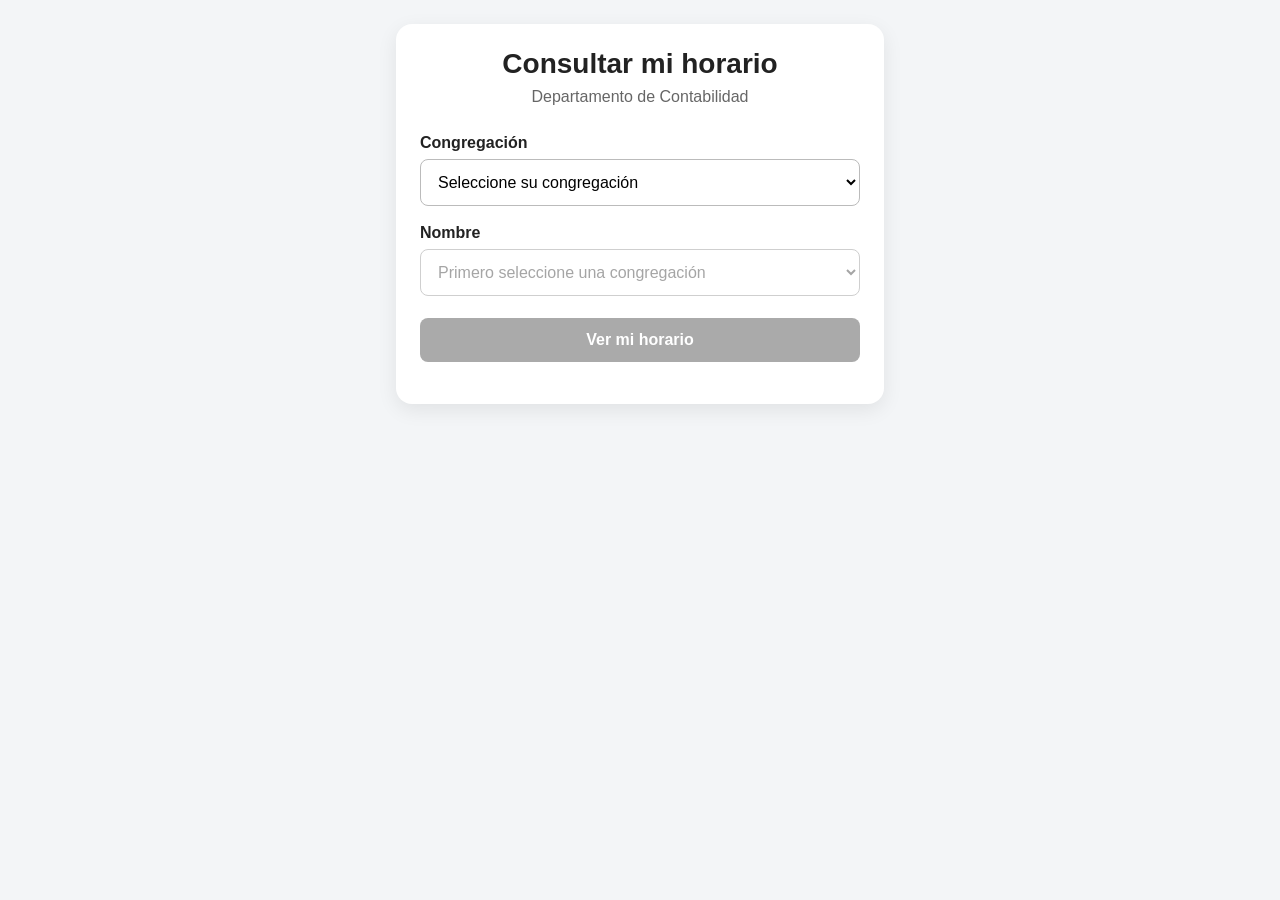
<file: index.html>
<!DOCTYPE html>
<html lang="es">
<head>
  <meta charset="UTF-8">
  <meta name="viewport" content="width=device-width, initial-scale=1.0">

  <title>Consultar mi horario</title>

  <link rel="stylesheet" href="styles.css">
</head>

<body>

  <main class="container">

    <section class="card">

      <h1>Consultar mi horario</h1>

      <p class="subtitle">
        Departamento de Contabilidad
      </p>

      <label for="congregation">
        Congregación
      </label>

      <select id="congregation">
        <option value="">
          Cargando congregaciones...
        </option>
      </select>

      <label for="volunteer">
        Nombre
      </label>

      <select id="volunteer" disabled>
        <option value="">
          Primero seleccione una congregación
        </option>
      </select>

      <button id="searchButton" disabled>
        Ver mi horario
      </button>

      <div id="message"></div>

    </section>

    <section
      id="resultsCard"
      class="card results-card hidden"
    >

      <div id="results"></div>

    </section>

  </main>

  <script src="script.js"></script>

</body>
</html>
</file>
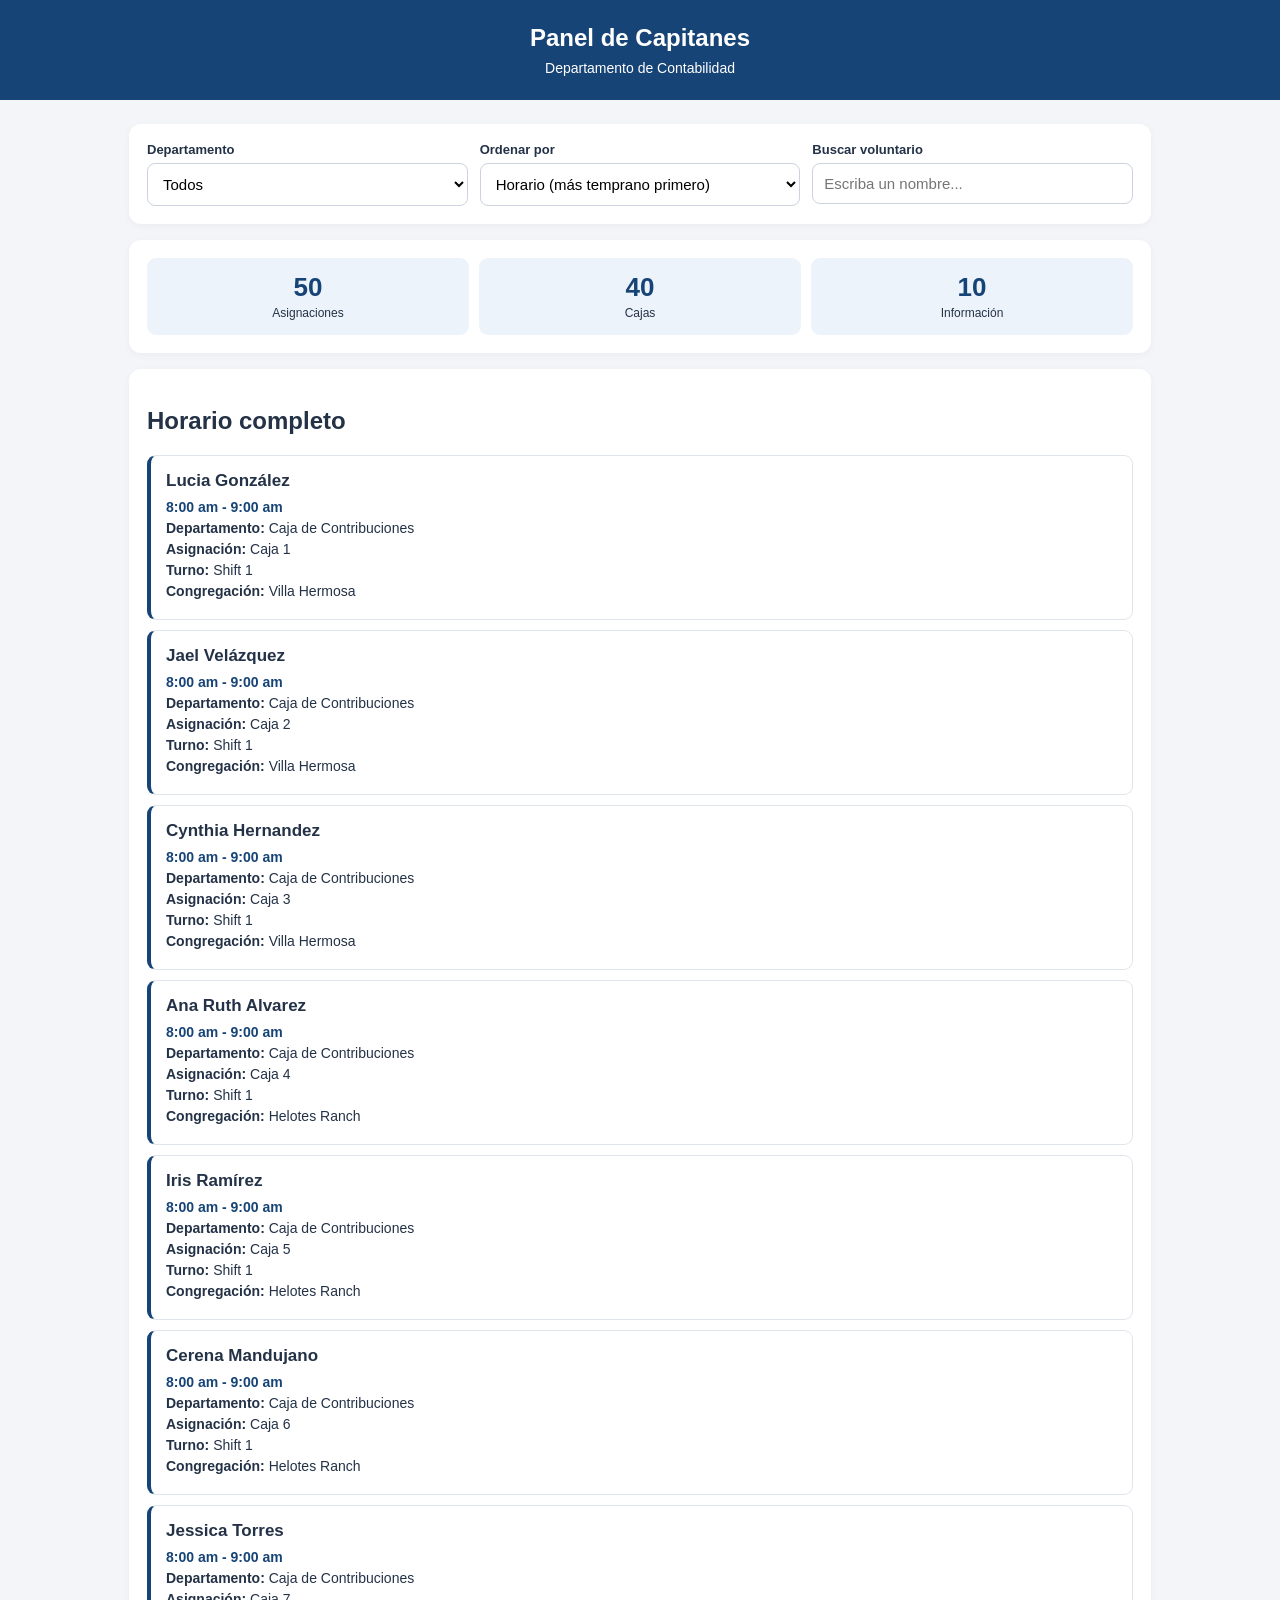
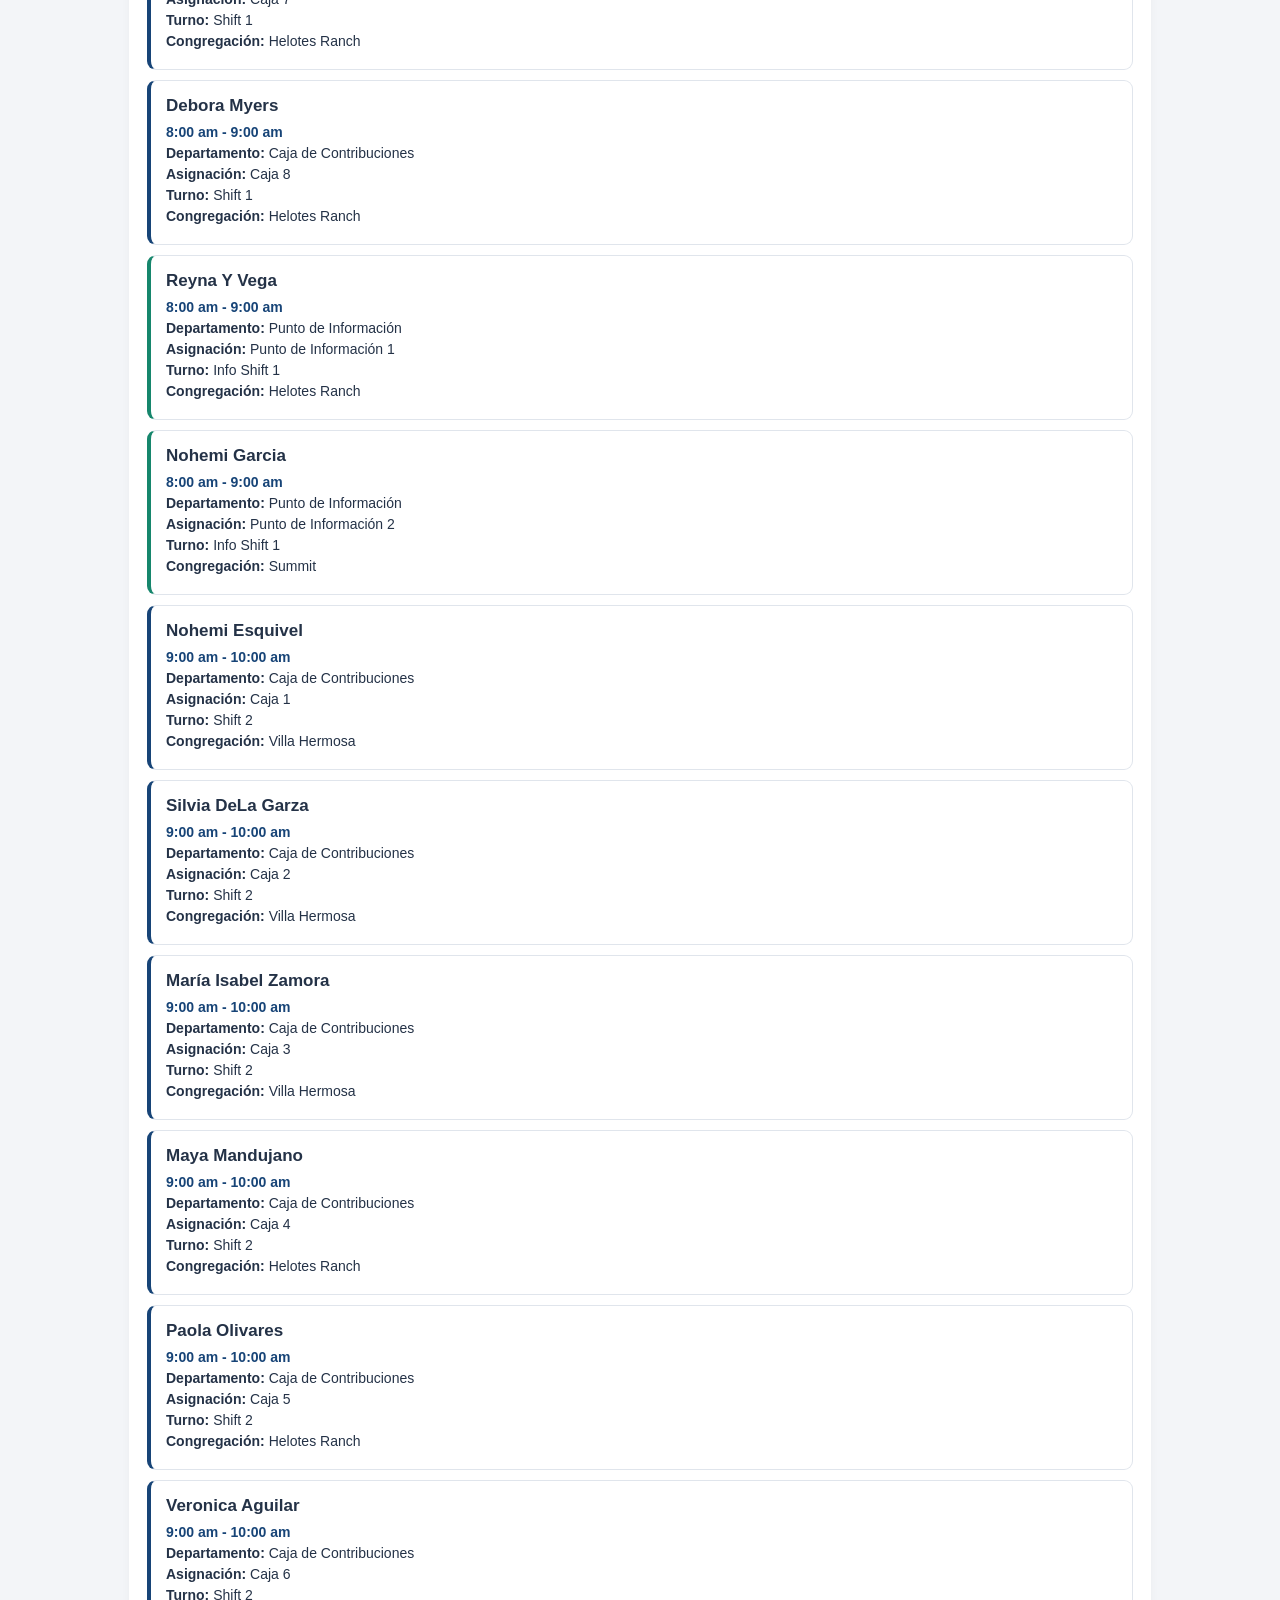
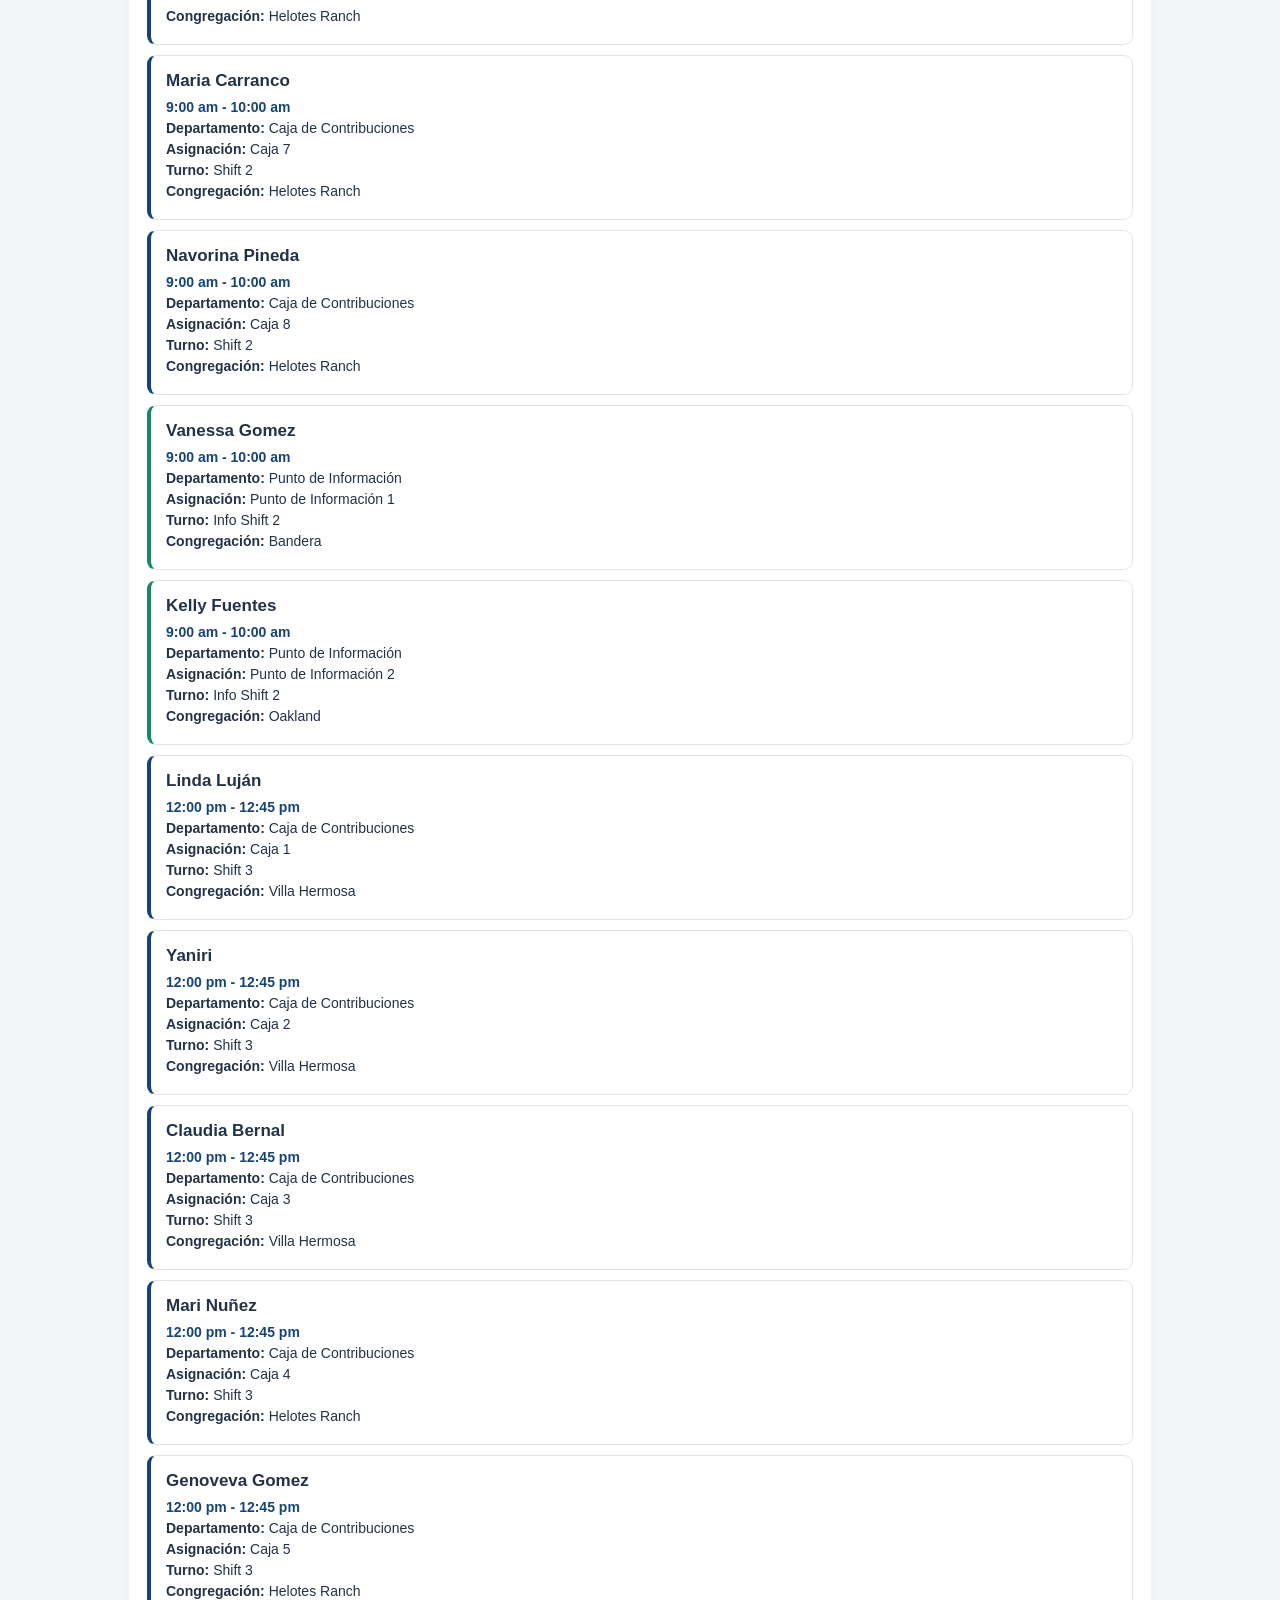
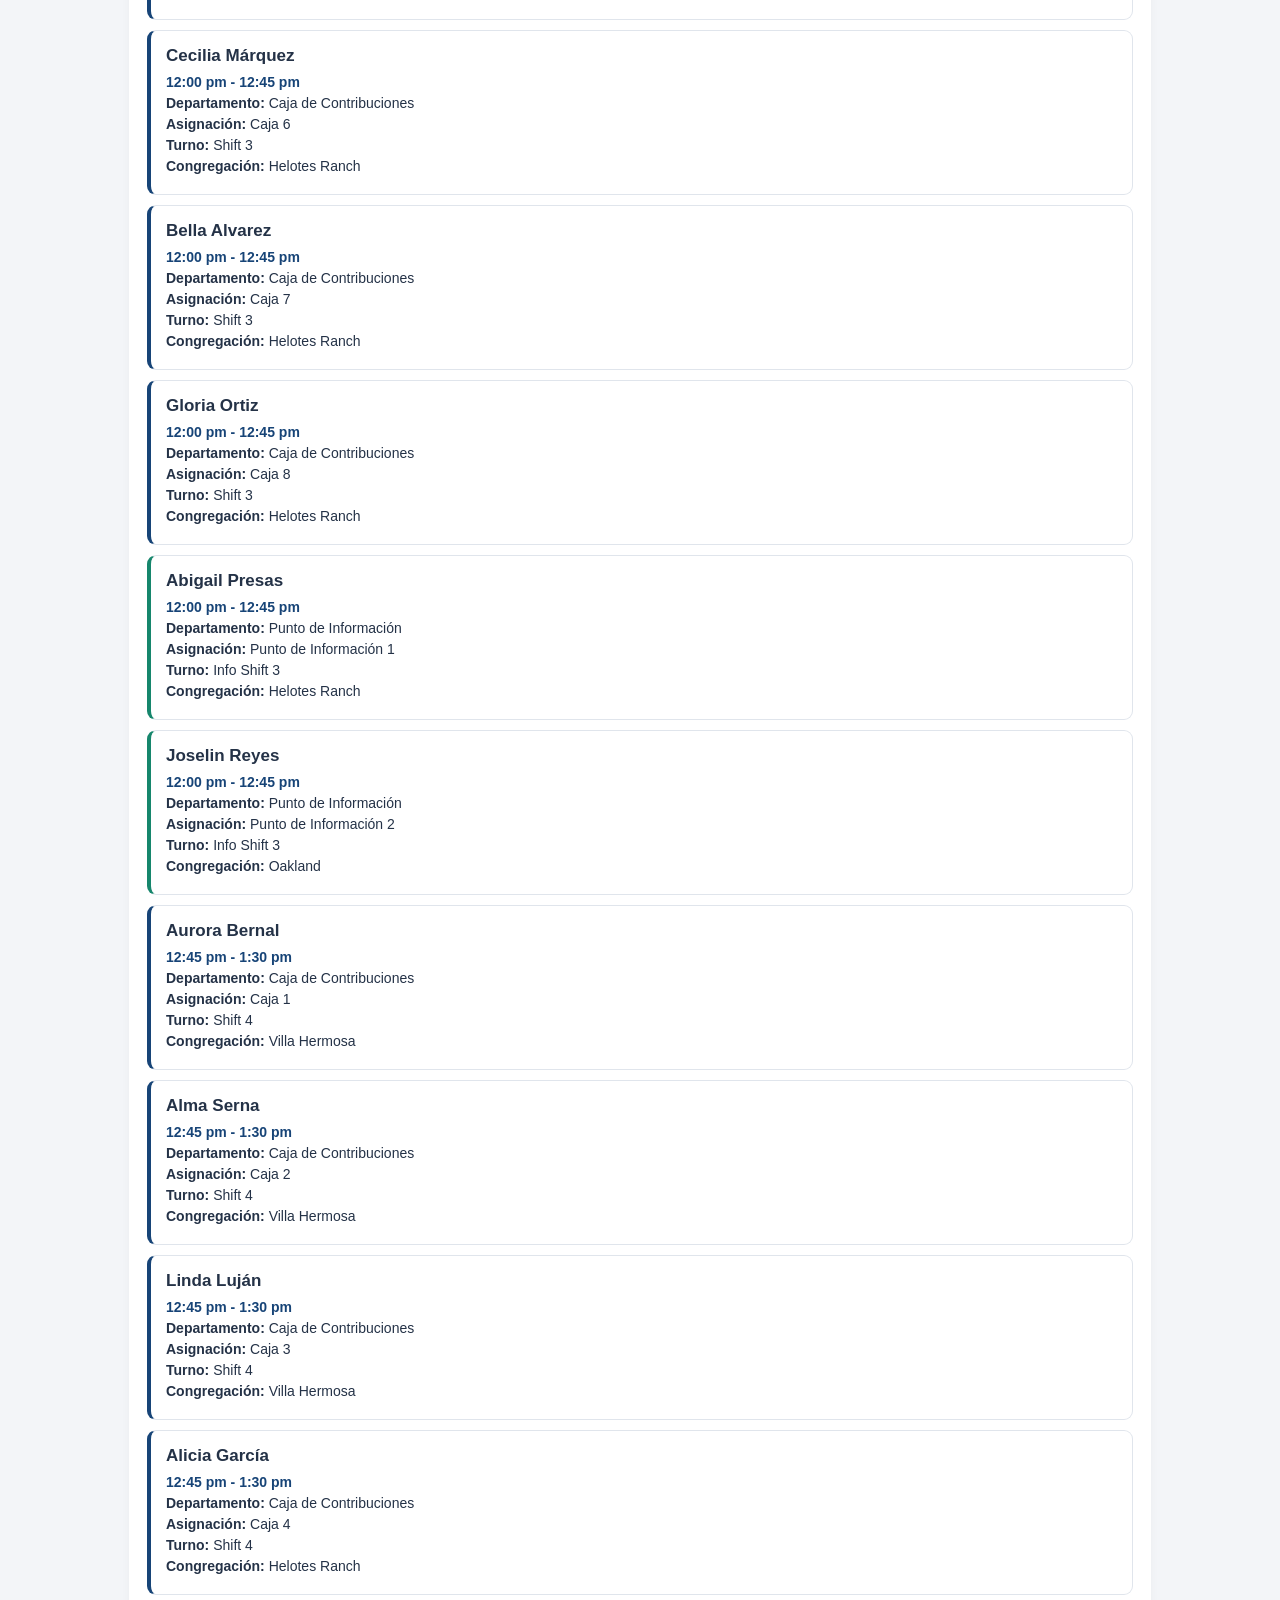
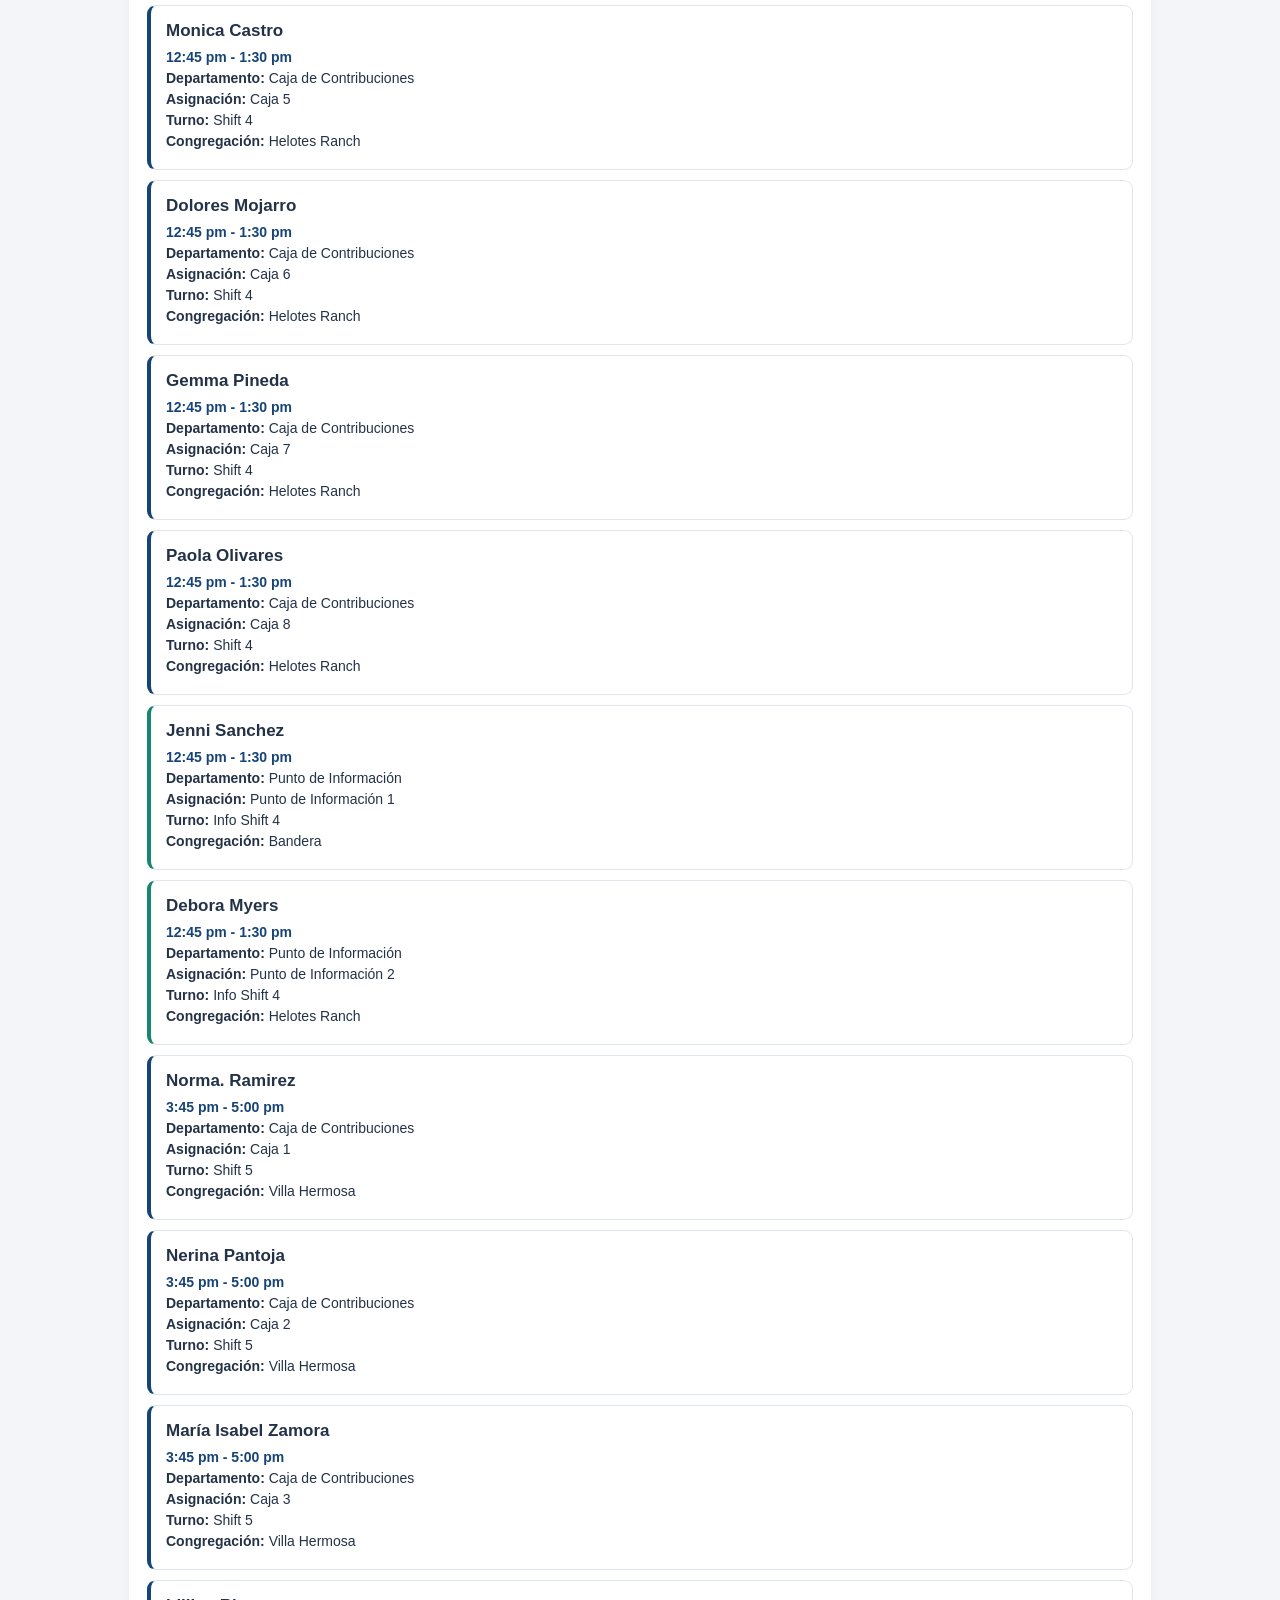
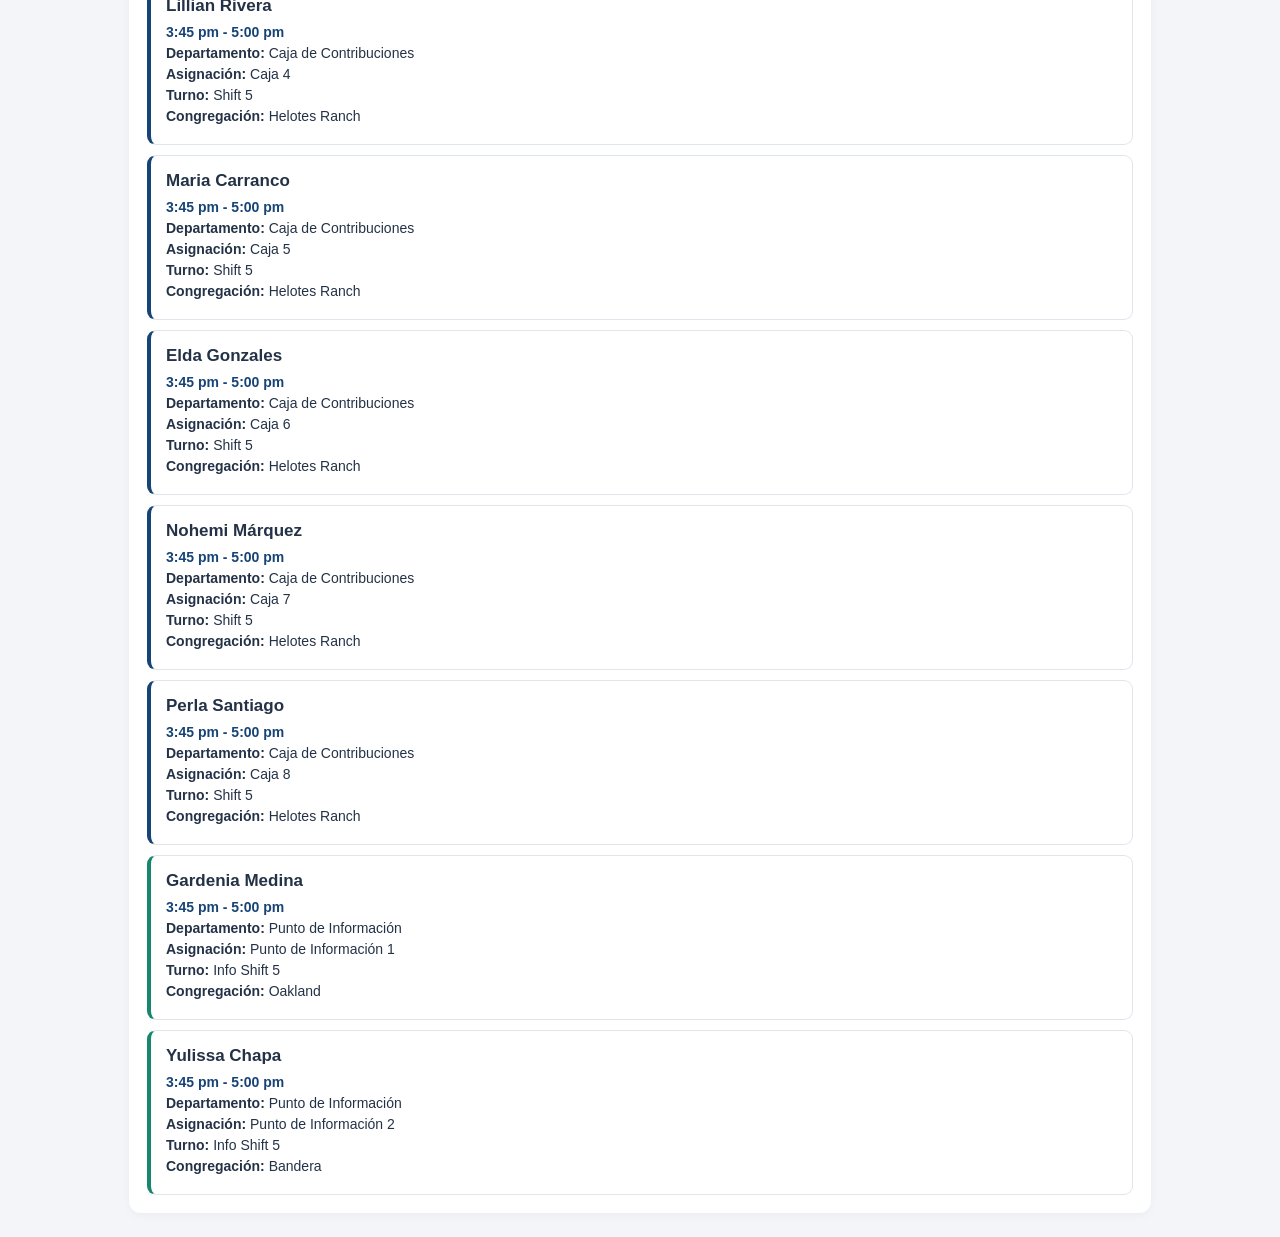
<file: captain.html>
<!DOCTYPE html>
<html lang="es">
<head>
  <meta charset="UTF-8">
  <meta name="viewport" content="width=device-width, initial-scale=1.0">
  <title>Panel de Capitanes - Contabilidad</title>
  <style>
    * { box-sizing: border-box; }

    body {
      font-family: Arial, sans-serif;
      margin: 0;
      background: #f3f5f8;
      color: #243247;
    }

    header {
      background: #174477;
      color: white;
      padding: 24px 16px;
      text-align: center;
    }

    header h1 { margin: 0 0 8px; font-size: 24px; }
    header p { margin: 0; font-size: 14px; }

    main {
      max-width: 1050px;
      margin: 24px auto;
      padding: 0 14px;
    }

    .panel {
      background: white;
      padding: 18px;
      border-radius: 12px;
      margin-bottom: 16px;
      box-shadow: 0 2px 8px #0000000a;
    }

    .controls {
      display: grid;
      grid-template-columns: repeat(auto-fit, minmax(190px, 1fr));
      gap: 12px;
    }

    label {
      display: block;
      font-size: 13px;
      font-weight: bold;
      margin-bottom: 6px;
    }

    input, select {
      width: 100%;
      padding: 11px;
      border: 1px solid #ccd3df;
      border-radius: 8px;
      font-size: 15px;
      background: white;
    }

    .stats {
      display: grid;
      grid-template-columns: repeat(3, 1fr);
      gap: 10px;
    }

    .stat {
      text-align: center;
      background: #edf3fa;
      border-radius: 9px;
      padding: 14px 6px;
    }

    .stat strong {
      display: block;
      font-size: 26px;
      color: #174477;
    }

    .stat span { font-size: 12px; }

    .assignment {
      padding: 15px;
      border: 1px solid #e0e5ec;
      border-left: 4px solid #174477;
      border-radius: 9px;
      margin-top: 10px;
    }

    .assignment.info { border-left-color: #16866c; }

    .assignment h3 {
      margin: 0 0 8px;
      font-size: 17px;
    }

    .assignment p {
      margin: 5px 0;
      font-size: 14px;
    }

    .time {
      font-weight: bold;
      color: #174477;
    }

    .status { color: #667085; font-size: 14px; }
    .error { color: #a52323; }

    @media (max-width: 480px) {
      .stats { gap: 6px; }
      .stat strong { font-size: 22px; }
      .stat span { font-size: 11px; }
    }
  </style>
</head>
<body>

<header>
  <h1>Panel de Capitanes</h1>
  <p>Departamento de Contabilidad</p>
</header>

<main>
  <section class="panel">
    <div class="controls">
      <div>
        <label for="department">Departamento</label>
        <select id="department">
          <option value="all">Todos</option>
          <option value="box">Cajas de Contribución</option>
          <option value="info">Punto de Información</option>
        </select>
      </div>

      <div>
        <label for="sort">Ordenar por</label>
        <select id="sort">
          <option value="time">Horario (más temprano primero)</option>
          <option value="name">Nombre (A-Z)</option>
          <option value="assignment">Asignación</option>
        </select>
      </div>

      <div>
        <label for="search">Buscar voluntario</label>
        <input id="search" type="search"
               placeholder="Escriba un nombre...">
      </div>
    </div>
  </section>

  <section class="panel">
    <div class="stats">
      <div class="stat">
        <strong id="total">0</strong>
        <span>Asignaciones</span>
      </div>
      <div class="stat">
        <strong id="boxes">0</strong>
        <span>Cajas</span>
      </div>
      <div class="stat">
        <strong id="booths">0</strong>
        <span>Información</span>
      </div>
    </div>
  </section>

  <section class="panel">
    <h2>Horario completo</h2>
    <p id="message" class="status">Cargando horario...</p>
    <div id="assignments"></div>
  </section>
</main>

<script>
  let schedule = [];

  const department = document.getElementById('department');
  const sort = document.getElementById('sort');
  const search = document.getElementById('search');

  function normalize(value) {
    return String(value || '')
      .trim()
      .toLowerCase()
      .normalize('NFD')
      .replace(/[\u0300-\u036f]/g, '');
  }

  function escapeHtml(value) {
    const div = document.createElement('div');
    div.textContent = String(value || '');
    return div.innerHTML;
  }

  function parseCSV(text) {
    const rows = [];
    let row = [];
    let cell = '';
    let quoted = false;

    for (let i = 0; i < text.length; i++) {
      const c = text[i];

      if (c === '"' && quoted && text[i + 1] === '"') {
        cell += '"';
        i++;
      } else if (c === '"') {
        quoted = !quoted;
      } else if (c === ',' && !quoted) {
        row.push(cell);
        cell = '';
      } else if ((c === '\n' || c === '\r') && !quoted) {
        if (c === '\r' && text[i + 1] === '\n') i++;
        row.push(cell);
        if (row.some(v => v.trim())) rows.push(row);
        row = [];
        cell = '';
      } else {
        cell += c;
      }
    }

    if (cell || row.length) {
      row.push(cell);
      if (row.some(v => v.trim())) rows.push(row);
    }

    const headers = (rows.shift() || []).map(h => h.trim());

    return rows.map(values => {
      const record = {};
      headers.forEach((h, i) => {
        record[h] = (values[i] || '').trim();
      });
      return record;
    });
  }

  function startMinutes(time) {
    const start = String(time || '').split(/\s*[-–]\s*/)[0].trim();
    const match = start.match(/(\d{1,2}):(\d{2})\s*(am|pm)/i);

    if (!match) return 9999;

    let hour = Number(match[1]) % 12;
    if (match[3].toLowerCase() === 'pm') hour += 12;

    return hour * 60 + Number(match[2]);
  }

  function isInfo(row) {
    return normalize(row.Type).includes('informacion');
  }

  function render() {
    const query = normalize(search.value);

    let rows = schedule.filter(row => {
      const type = isInfo(row) ? 'info' : 'box';

      const matchesDepartment =
        department.value === 'all' || department.value === type;

      const matchesSearch =
        normalize(row.Volunteer).includes(query);

      return normalize(row.Status) === 'asignado' &&
        matchesDepartment && matchesSearch;
    });

    rows.sort((a, b) => {
      if (sort.value === 'name') {
        return a.Volunteer.localeCompare(b.Volunteer, 'es');
      }

      if (sort.value === 'assignment') {
        return a.Assignment.localeCompare(b.Assignment, 'es');
      }

      return startMinutes(a.Time) - startMinutes(b.Time) ||
        a.Assignment.localeCompare(b.Assignment, 'es');
    });

    document.getElementById('total').textContent = rows.length;
    document.getElementById('boxes').textContent =
      rows.filter(r => !isInfo(r)).length;
    document.getElementById('booths').textContent =
      rows.filter(isInfo).length;

    const container = document.getElementById('assignments');
    const message = document.getElementById('message');

    if (!rows.length) {
      container.innerHTML = '';
      message.textContent = 'No se encontraron asignaciones.';
      return;
    }

    message.textContent = '';

    container.innerHTML = rows.map(row => `
      <article class="assignment ${isInfo(row) ? 'info' : ''}">
        <h3>${escapeHtml(row.Volunteer)}</h3>
        <p class="time">${escapeHtml(row.Time)}</p>
        <p><strong>Departamento:</strong>
          ${escapeHtml(row.Type)}</p>
        <p><strong>Asignación:</strong>
          ${escapeHtml(row.Assignment)}</p>
        <p><strong>Turno:</strong>
          ${escapeHtml(row.Shift)}</p>
        <p><strong>Congregación:</strong>
          ${escapeHtml(row.Congregation)}</p>
      </article>
    `).join('');
  }

  async function loadSchedule() {
    try {
      const response = await fetch(
        'schedule.csv?t=' + Date.now(),
        { cache: 'no-store' }
      );

      if (!response.ok) throw new Error('Error al descargar CSV');

      schedule = parseCSV(await response.text());

      if (!schedule.length ||
          !['Type', 'Time', 'Volunteer', 'Status']
            .every(h => Object.hasOwn(schedule[0], h))) {
        throw new Error('Formato de horario no válido');
      }

      render();
    } catch (error) {
      console.error(error);
      document.getElementById('message').textContent =
        'No se pudo cargar el horario. Actualice la página.';
      document.getElementById('message').className = 'error';
    }
  }

  [department, sort, search].forEach(element => {
    element.addEventListener(
      element === search ? 'input' : 'change',
      render
    );
  });

  loadSchedule();
</script>
</body>
</html>
</file>
<file: styles.css>
body {
  margin: 0;
  font-family: Arial, Helvetica, sans-serif;
  background: #f3f5f7;
  color: #222;
}

.container {
  width: 100%;
  max-width: 520px;
  margin: 0 auto;
  padding: 24px 16px;
  box-sizing: border-box;
}

.card {
  background: #ffffff;
  border-radius: 16px;
  padding: 24px;
  margin-bottom: 20px;
  box-shadow: 0 6px 20px rgba(0, 0, 0, 0.08);
}

h1 {
  margin: 0;
  text-align: center;
  font-size: 28px;
}

.subtitle {
  text-align: center;
  color: #666;
  margin-top: 8px;
  margin-bottom: 28px;
}

label {
  display: block;
  font-weight: bold;
  margin-top: 18px;
  margin-bottom: 7px;
}

select,
button {
  width: 100%;
  box-sizing: border-box;
  padding: 13px;
  font-size: 16px;
  border-radius: 8px;
}

select {
  border: 1px solid #bbb;
  background: white;
}

button {
  margin-top: 22px;
  border: none;
  background: #1a73e8;
  color: white;
  font-weight: bold;
  cursor: pointer;
}

button:hover:not(:disabled) {
  opacity: 0.9;
}

button:disabled {
  background: #aaa;
  cursor: not-allowed;
}

#message {
  margin-top: 18px;
  text-align: center;
}

.results-card h2 {
  margin-top: 0;
}

.assignment {
  margin-top: 14px;
  padding: 16px;
  background: #f5f9ff;
  border-left: 5px solid #1a73e8;
  border-radius: 8px;
}

.assignment-title {
  font-size: 18px;
  font-weight: bold;
  margin-bottom: 8px;
}

.assignment-line {
  margin: 4px 0;
}

.hidden {
  display: none;
}

.error {
  color: #b00020;
  font-weight: bold;
}

.success {
  color: #137333;
}

@media (max-width: 600px) {
  .container {
    padding: 14px;
  }

  .card {
    padding: 20px;
  }

  h1 {
    font-size: 24px;
  }
}
</file>
